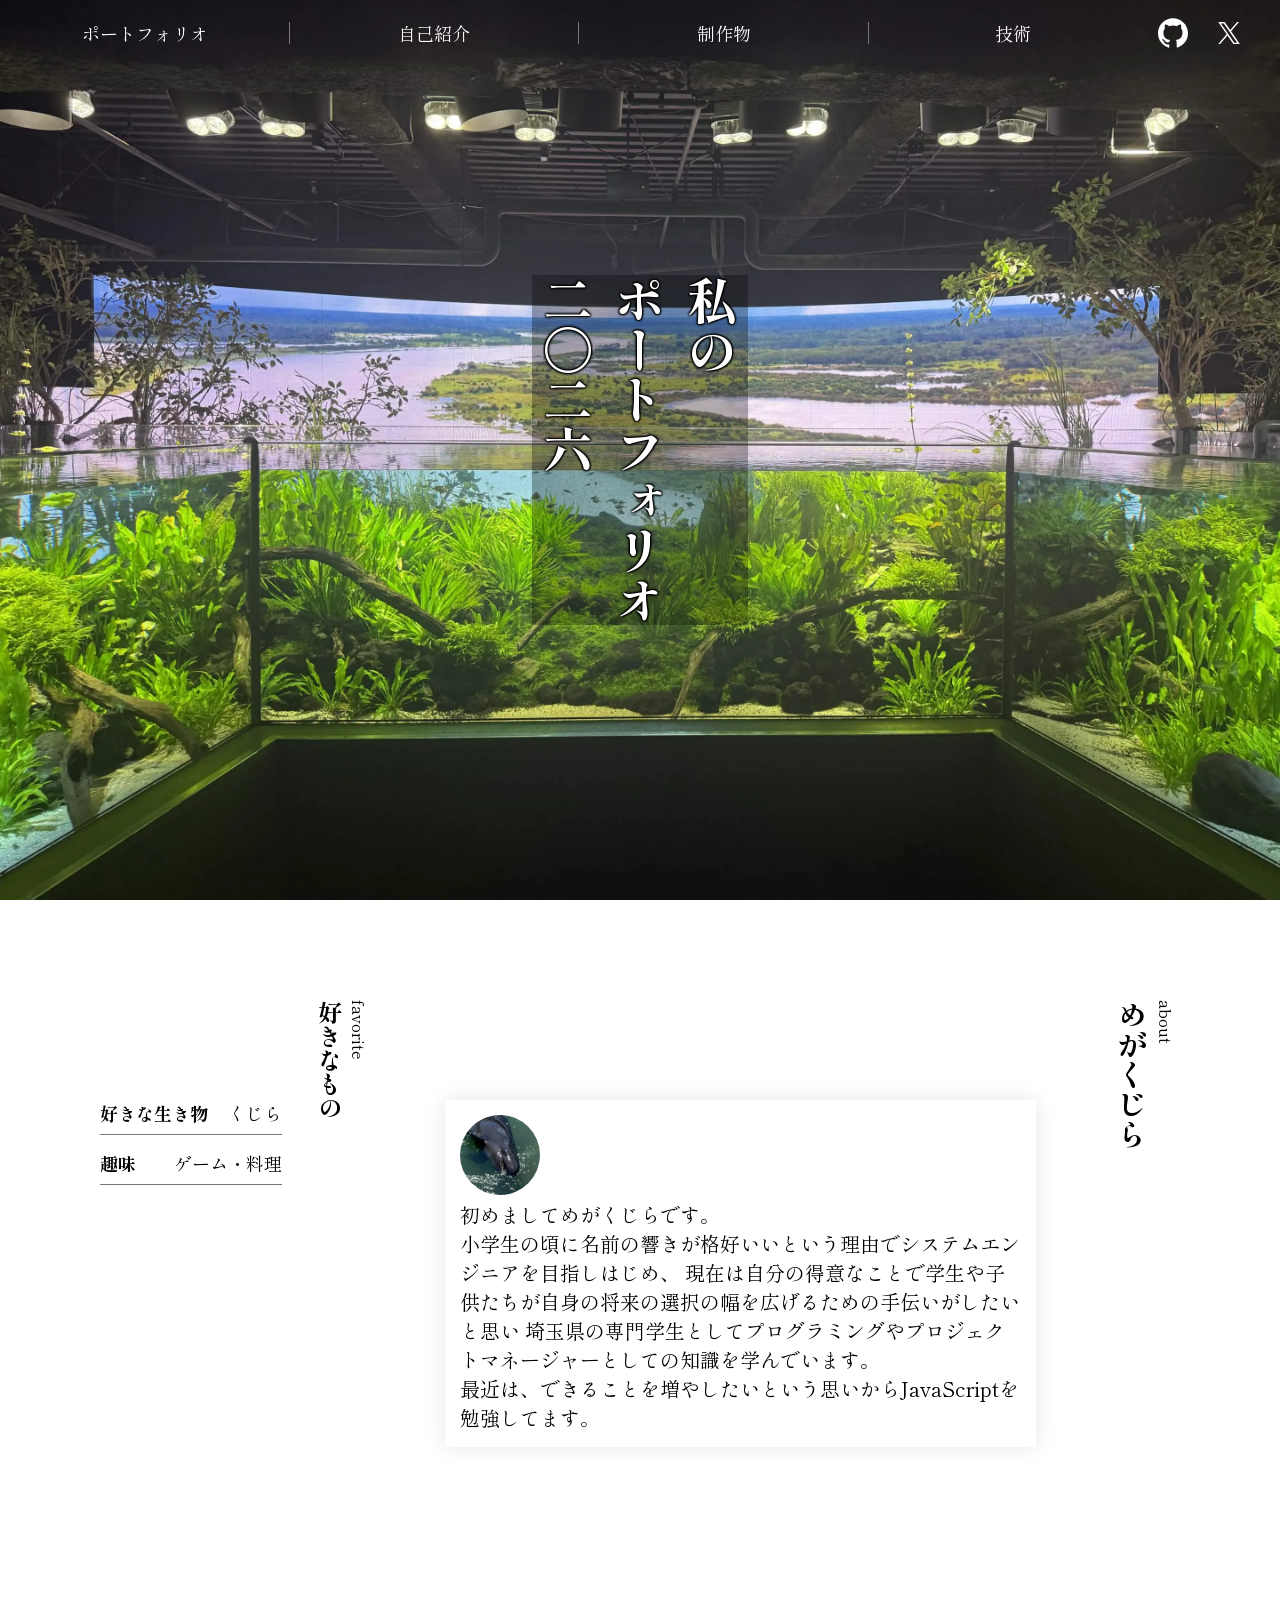
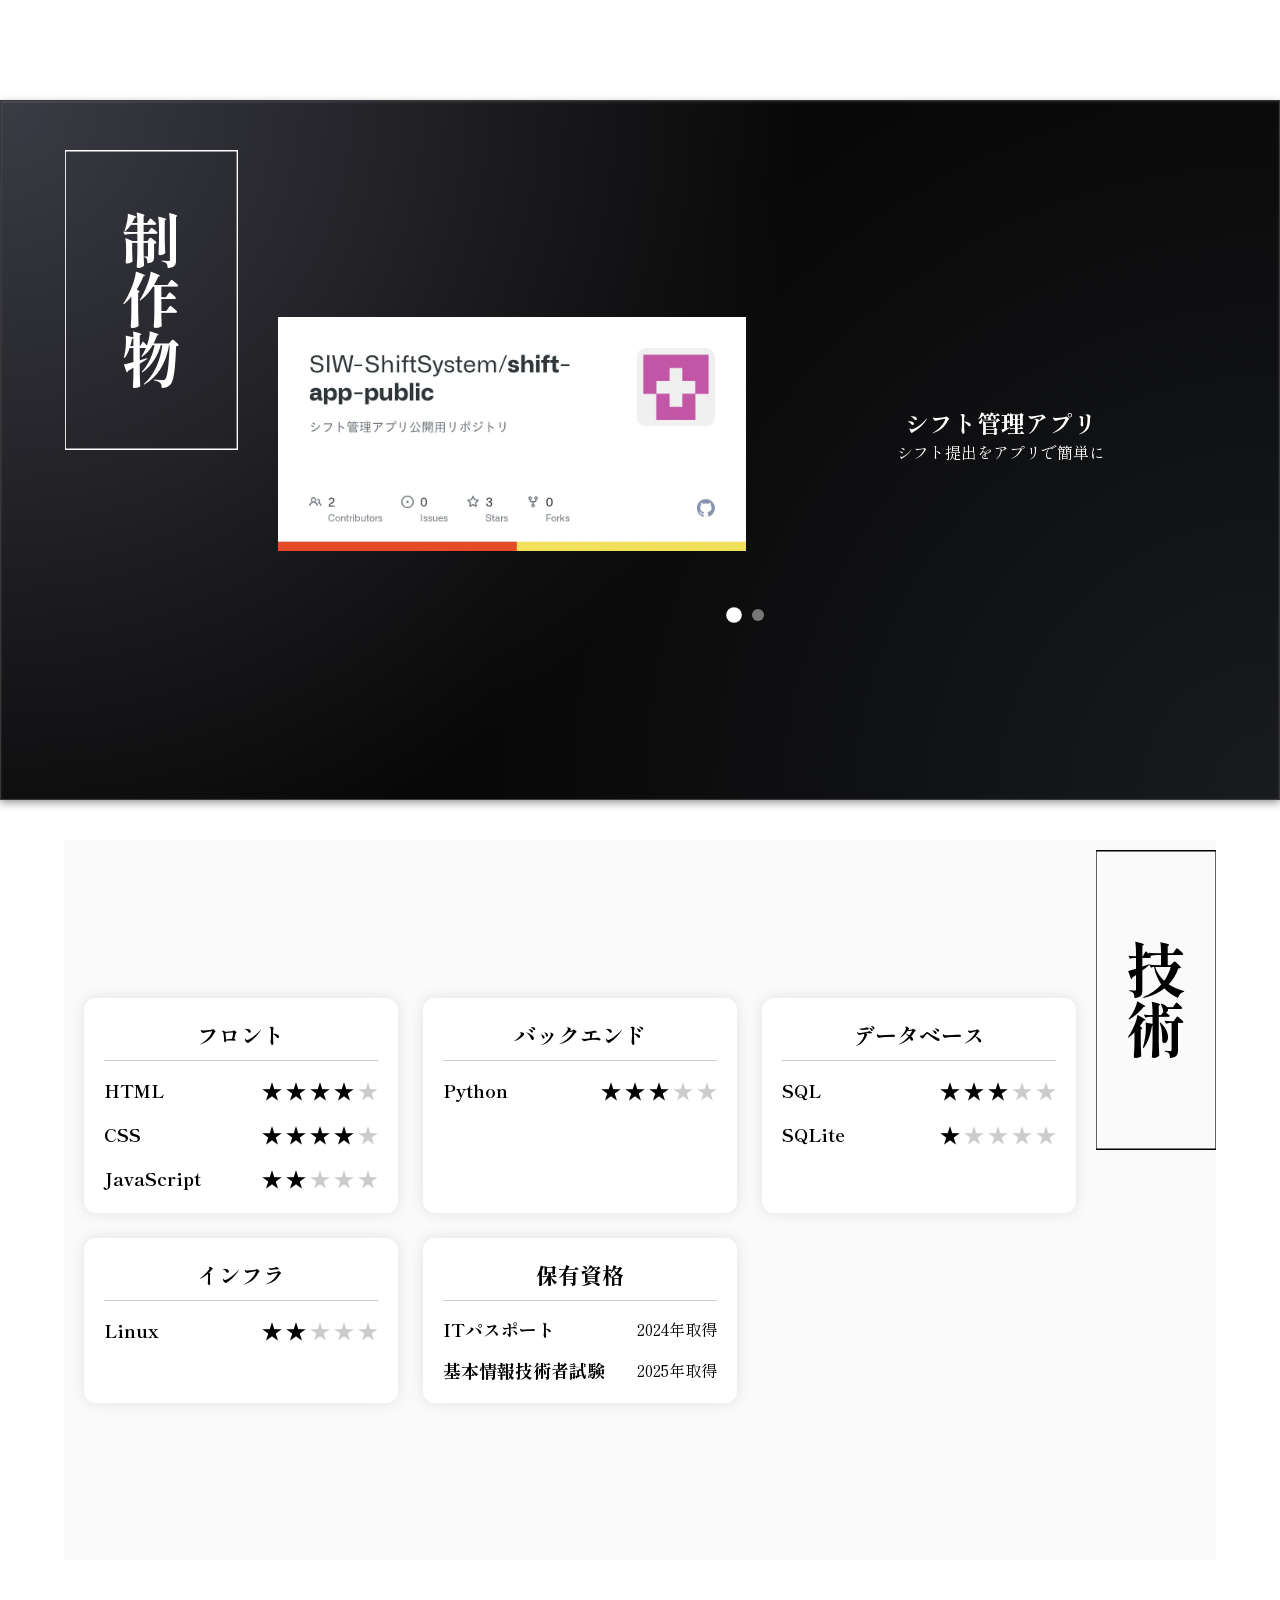
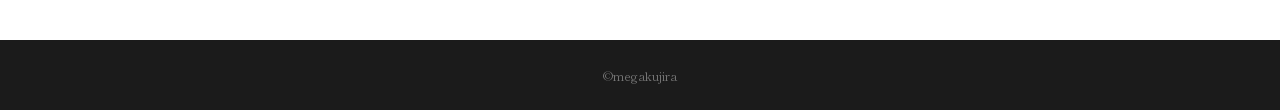
<file: index.html>
<!DOCTYPE html>
<html lang="ja">
<head>
    <meta charset="UTF-8">
    <meta name="viewport" content="width=device-width, initial-scale=1.0">

    <script async src="https://www.googletagmanager.com/gtag/js?id=G-5V167SDJRL"></script>
    <script>
        window.dataLayer = window.dataLayer || [];
        function gtag(){dataLayer.push(arguments);}
        gtag('js', new Date());

        gtag('config', 'G-5V167SDJRL');
    </script>

    <title>私のポートフォリオ二〇二六</title>
    <link rel="stylesheet" href="style.css">   
</head>
<body>
    <div class="portfolio">
        <header>
            <nav class="navigation">
                <a href="#">ポートフォリオ</a>
                <a href="#profile">自己紹介</a>
                <a href="#works">制作物</a>
                <a href="#skills">技術</a>


                <div class="sns-menu">
                    <button
                        class="sns-menu-button"
                        aria-label="SNSメニューを開く"
                        aria-expanded="false"
                        aria-controls="sns-menu-list">
                        <span></span>
                        <span></span>
                        <span></span>
                    </button>

                    <div class="sns-menu-list" id="sns-menu-list">
                        <a
                            href="https://github.com/megakujira"
                            target="_blank"
                            rel="noopener noreferrer"
                            class="profile-github"
                            aria-label="GitHubプロフィールを開く"
                            >
                            <img
                                src="images/github.svg"
                                alt="GitHub"
                                class="profile-github-icon"
                            >
                        </a>
                        <a 
                            href="https://x.com/megakujira2ad?s=11&t=vTY3xteoxERWoDRNhlZJJQ"
                            target="_blank"
                            rel="noopener noreferrer"
                            class="profile-x"
                            aria-label="Xプロフィールを開く"
                            >
                            <img
                                src="images/x.svg"
                                alt="X"
                                class="profile-x-icon"
                            >
                        </a>
                    </div>
                </div>
            </nav>
        </header>
        <div class="main">

            <div class="top-image">

                <div class="portfolio-title">
                    <span>私の</span>
                    <span>ポートフォリオ</span>
                    <span>二〇二六</span>
                </div>

            </div>

            <section id="profile" class="profile-section">

                <div class="profile">

                    <div class="profile-title">
                        <span>about</span>
                        <h2>めがくじら</h2>
                    </div>

                    <div class="profile-contain">
                        <img src="images/profile.webp" alt="profile image" class="profile-image" loading="lazy">
                        <p class="profile-text">
                            初めましてめがくじらです。<br>
                            小学生の頃に名前の響きが格好いいという理由でシステムエンジニアを目指しはじめ、
                            現在は自分の得意なことで学生や子供たちが自身の将来の選択の幅を広げるための手伝いがしたいと思い
                            埼玉県の専門学生としてプログラミングやプロジェクトマネージャーとしての知識を学んでいます。<br>
                            最近は、できることを増やしたいという思いからJavaScriptを勉強してます。<br>
                        </p>
                    </div>

                    
                    <div class="favorite">
                        
                        <div class="favorite-title">
                            <span>favorite</span>
                            <h2>好きなもの</h2>
                        </div>

                        <div class="favorite-contain">

                            <div class="favorite-item">
                                <h3 class="favorite-thing">好きな生き物</h3>
                                <span class="favorite-animal">くじら</span>
                            </div>

                            <div class="favorite-item">
                                <h3 class="favorite-thing">趣味</h3>
                                <span class="hoby">ゲーム・料理</span>
                            </div>

                        </div>

                    </div>

                </div>

            </section>

            <section id="works" class="works-section">
                <div class="works">

                    <div class="works-title">
                        <h2>制作物</h2>

                        <svg class="works-border" viewBox="0 0 100 100" preserveAspectRatio="none">
                            <rect x="0" y="0" width="100" height="100" />
                        </svg>
                    </div>

                    <div class="works-content">
                        <div class="works-slide-container">

                            <div class="works-slide active">

                                <a href="work-1.html" class="works-url">
                                    <img src="images/shift-app-public.webp" loading="lazy" alt="シフト管理アプリ">
                                </a>

                                <div class="slide-text">
                                    <h2>シフト管理アプリ</h2>
                                    <p>シフト提出をアプリで簡単に</p>
                                </div>

                            </div>

                            <div class="works-slide">

                                <a href="work-2.html" class="works-url">
                                    <img src="images/work-2-1.webp" loading="lazy" alt="FE学習アプリ">
                                </a>

                                <div class="slide-text">
                                    <h2>FE学習アプリ</h2>
                                    <p>いつでも気軽に試験対策</p>
                                </div>

                            </div>
                        </div>

                        <div class="works-slide-dots">
                            <button class="works-dot active" aria-label="スライド1"></button>
                            <button class="works-dot" aria-label="スライド2"></button>
                        </div>  

                    </div>



                </div>
            </section>

            <section id="skills" class="skills-section">

                <div class="skills">
                    <div class="skills-container">
                        <div class="skills-title">
                            <h2>技術</h2>
                            <svg class="skills-border" viewBox="0 0 100 100" preserveAspectRatio="none">
                            <rect x="0" y="0" width="100" height="100" />
                        </svg>
                        </div>

                        <div class="skills-list">

                            <div class="skill-type-container">
                                <h1 class="skill-type">フロント</h1>
                                <div class="skill-item">
                                    <h2 class="skill">HTML</h2>

                                    <div class="skill-stars">
                                        <span class="active">★</span>
                                        <span class="active">★</span>
                                        <span class="active">★</span>
                                        <span class="active">★</span>
                                        <span>★</span>
                                        
                                    </div>
                                </div>
                                
                                <div class="skill-item">
                                    <h2 class="skill">CSS</h2>

                                    <div class="skill-stars">
                                        <span class="active">★</span>
                                        <span class="active">★</span>
                                        <span class="active">★</span>
                                        <span class="active">★</span>
                                        <span>★</span>
                                        
                                    </div>
                                </div>

                                <div class="skill-item">
                                    <h2 class="skill">JavaScript</h2>

                                    <div class="skill-stars">
                                        <span class="active">★</span>
                                        <span class="active">★</span>
                                        <span>★</span>
                                        <span>★</span>
                                        <span>★</span>
                                    </div>
                                    
                                </div>
                            </div>
                            
                            <div class="skill-type-container">
                                <h1 class="skill-type">バックエンド</h1>

                                <div class="skill-item">
                                    <h2 class="skill">Python</h2>

                                    <div class="skill-stars">
                                        <span class="active">★</span>
                                        <span class="active">★</span>
                                        <span class="active">★</span>
                                        <span>★</span>
                                        <span>★</span>
                                        
                                    </div>
                                </div>
                            </div>


                            <div class="skill-type-container">
                                <h1 class="skill-type">データベース</h1>
                                <div class="skill-item">
                                    <h2 class="skill">SQL</h2>

                                    <div class="skill-stars">
                                        <span class="active">★</span>
                                        <span class="active">★</span>
                                        <span class="active">★</span>
                                        <span>★</span>
                                        <span>★</span>
                                        
                                    </div>
                                </div>

                                <div class="skill-item">
                                    <h2 class="skill">SQLite</h2>

                                    <div class="skill-stars">
                                        <span class="active">★</span>
                                        <span>★</span>
                                        <span>★</span>
                                        <span>★</span>
                                        <span>★</span>
                                        
                                    </div>
                                </div>
                            </div>

                            <div class="skill-type-container">
                                <h1 class="skill-type">インフラ</h1>
                                <div class="skill-item">
                                    <h2 class="skill">Linux</h2>

                                    <div class="skill-stars">
                                        <span class="active">★</span>
                                        <span class="active">★</span>
                                        <span>★</span>
                                        <span>★</span>
                                        <span>★</span>
                                        
                                    </div>
                                </div>
                            </div>

                            <div class="skill-type-container">

                                <h1 class="skill-type">保有資格</h1>

                                <div class="skill-item">
                                    <h2 class="skill">ITパスポート</h2>
                                    <span>2024年取得</span>
                                </div>

                                <div class="skill-item">
                                    <h2 class="skill">基本情報技術者試験</h2>
                                    <span>2025年取得</span>
                                </div>

                            </div>

                        </div>
                    </div>

                </div>

            </section>

        </div>
    </div>

    <footer class="footer">
        <p class="copyright">
            &copy;megakujira
        </p>
    </footer>

    <script src="scripts.js" defer></script>
</body>
</html>
</file>
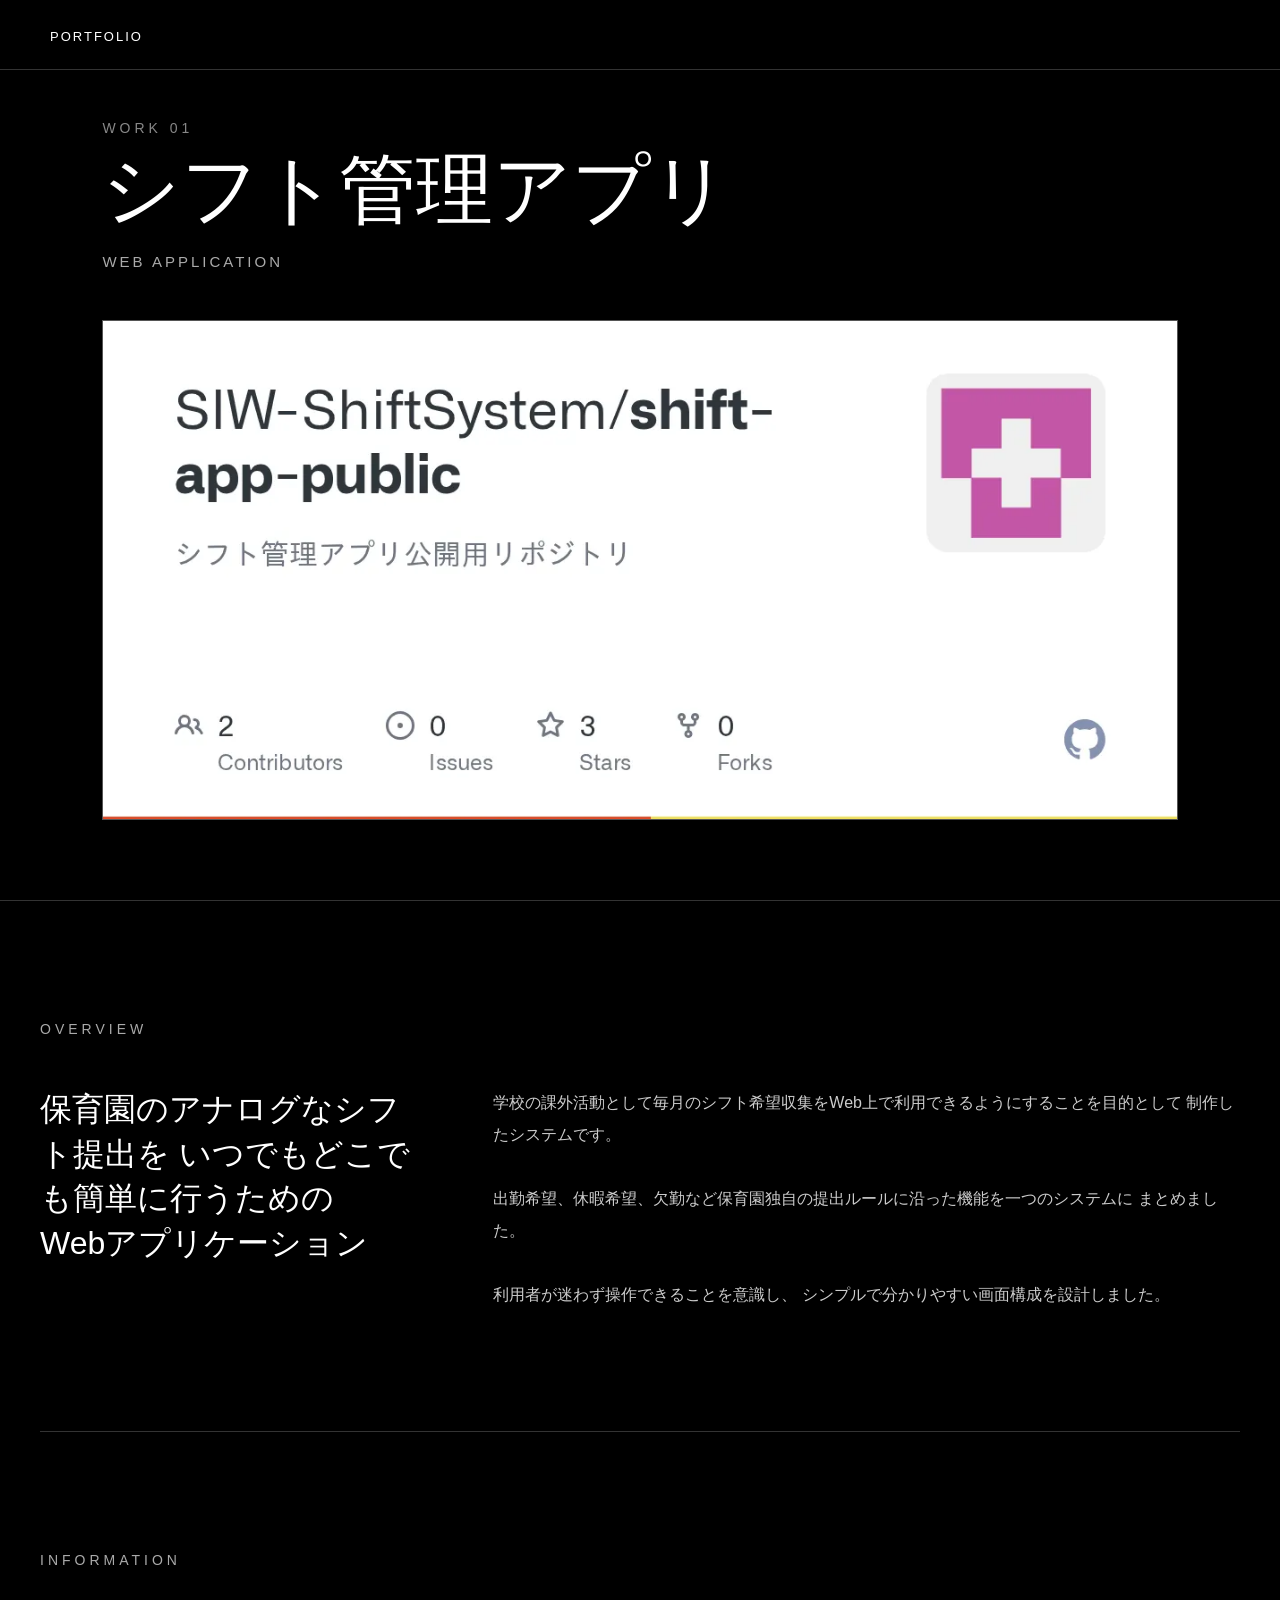
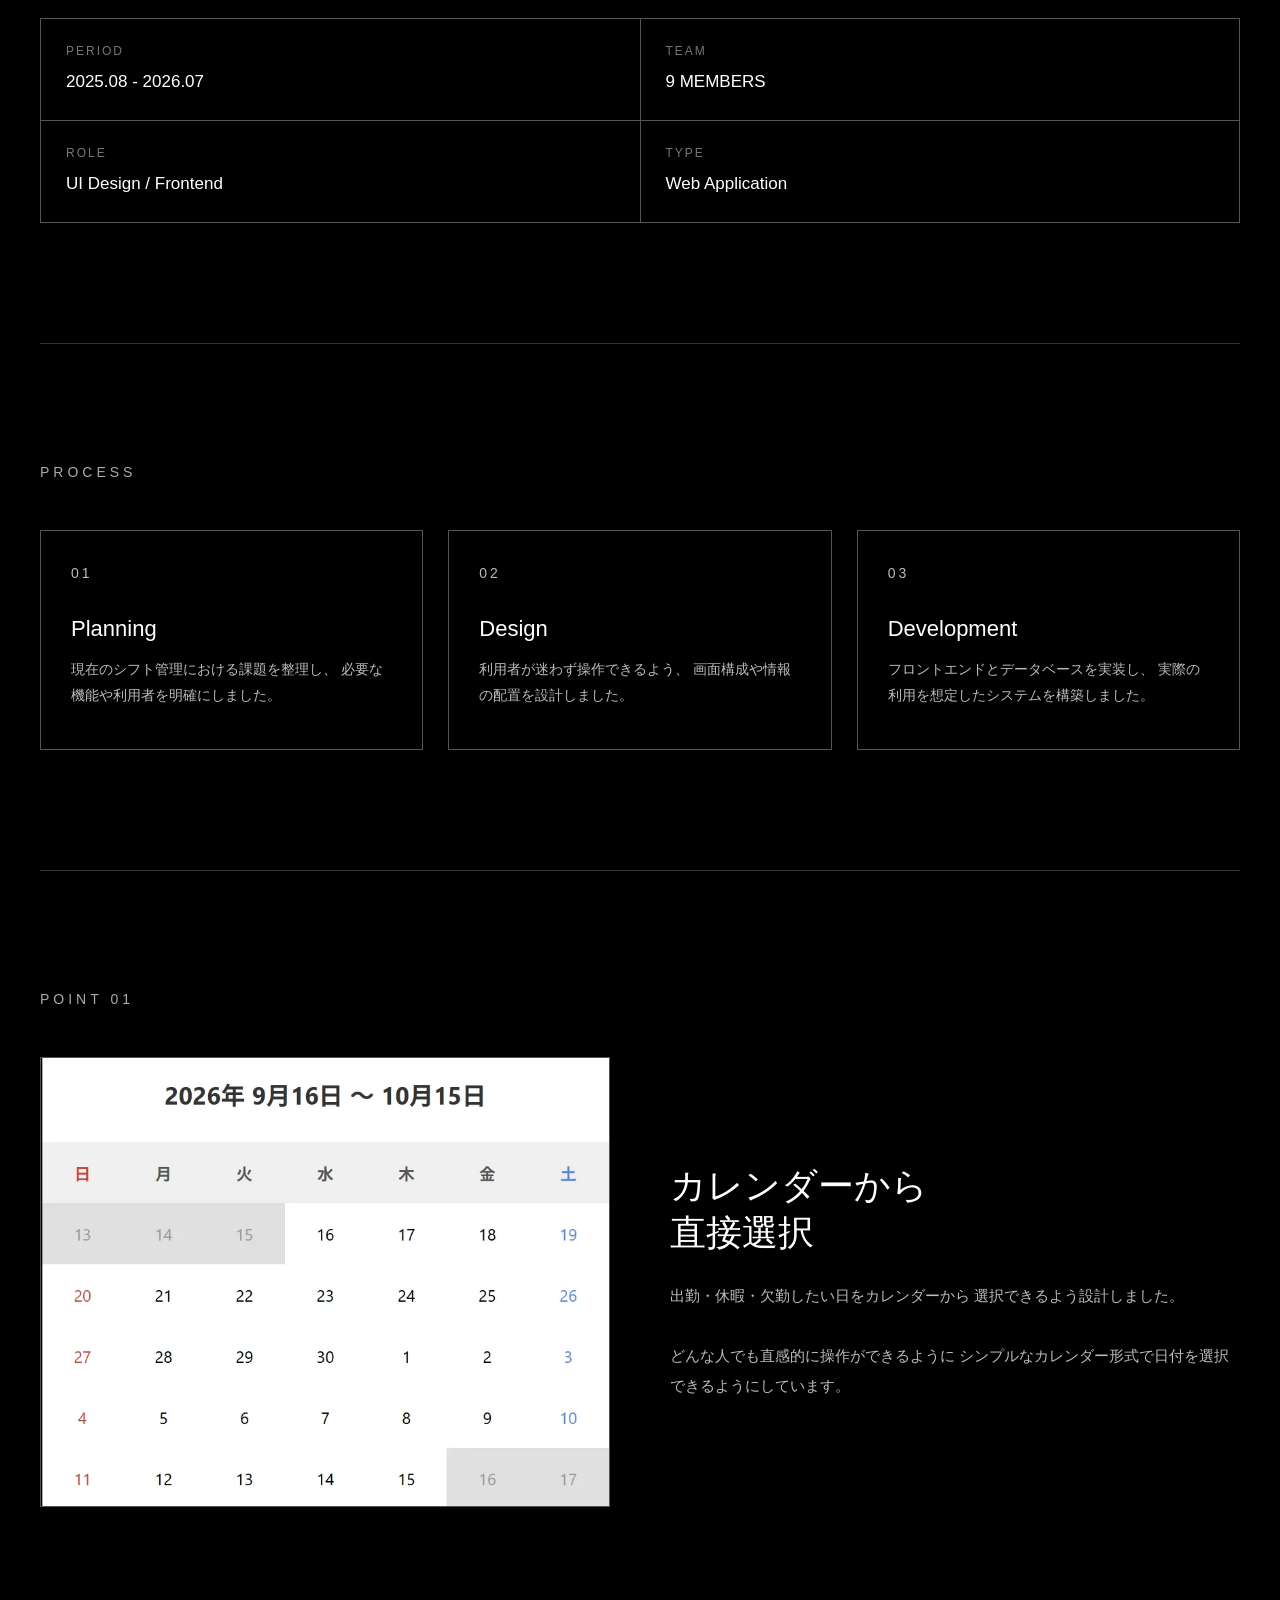
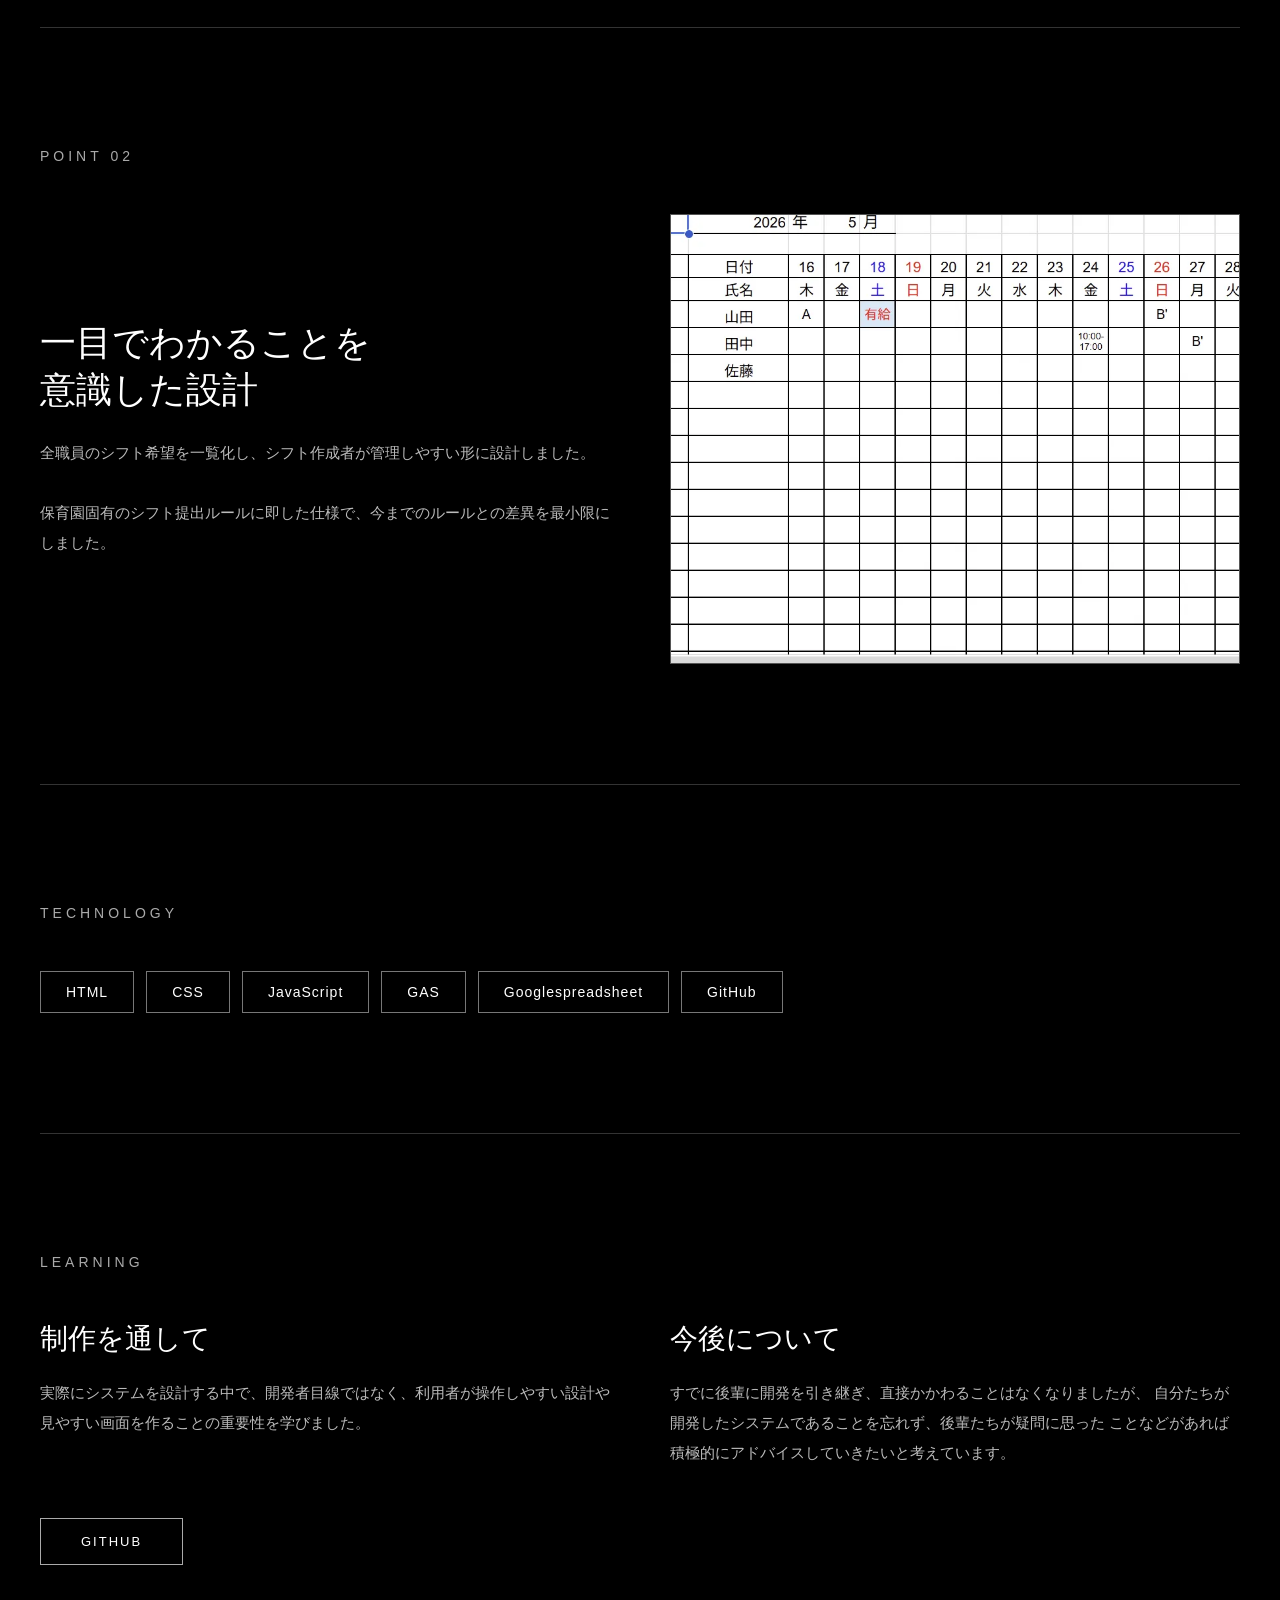
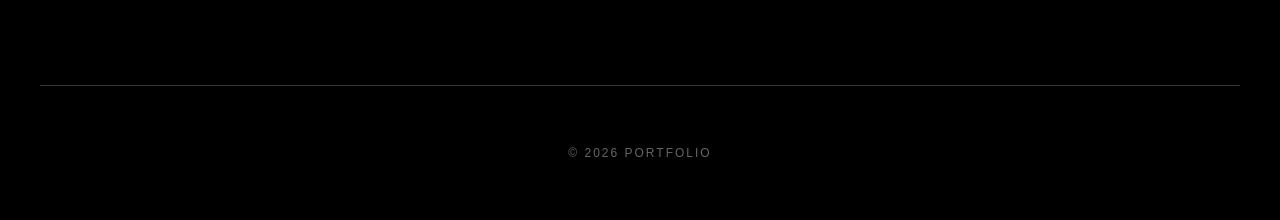
<file: work-1.html>
<!DOCTYPE html>
<html lang="ja">

<head>
    <meta charset="UTF-8">
    <meta name="viewport" content="width=device-width, initial-scale=1.0">

    <title>WORK | Portfolio</title>

    <!-- Google tag (gtag.js) -->
    <script async src="https://www.googletagmanager.com/gtag/js?id=G-5V167SDJRL"></script>
    <script>
    window.dataLayer = window.dataLayer || [];
    function gtag(){dataLayer.push(arguments);}
    gtag('js', new Date());

    gtag('config', 'G-5V167SDJRL');
    </script>

    <style>
        * {
            box-sizing: border-box;
            margin: 0;
            padding: 0;
        }

        html {
            scroll-behavior: smooth;
        }

        body {
            background: #000;
            color: #fff;
            font-family:
                Arial,
                "Noto Sans JP",
                sans-serif;
        }

        a {
            color: inherit;
            text-decoration: none;
        }

        /* ========================================
           HEADER
        ======================================== */

        header {
            position: fixed;
            top: 0;
            left: 0;

            width: 100%;
            height: 70px;

            display: flex;
            align-items: center;
            justify-content: space-between;

            padding: 0 50px;

            background: rgba(0, 0, 0, 0.85);
            border-bottom: 1px solid #333;

            z-index: 100;
        }

        .logo {
            font-size: 20px;
            letter-spacing: 3px;
        }

        .back {
            font-size: 13px;
            letter-spacing: 2px;
        }

        /* ========================================
           HERO
        ======================================== */

        .work-hero {
            min-height: 100vh;

            display: flex;
            align-items: center;

            padding: 120px 8% 80px;

            border-bottom: 1px solid #333;
        }

        .hero-inner {
            width: 1200px;
            max-width: 100%;
            margin: 0 auto;
        }

        .work-number {
            margin-bottom: 15px;

            font-size: 14px;
            letter-spacing: 4px;
            color: #888;
        }

        .work-title {
            font-size: clamp(42px, 6vw, 90px);
            font-weight: 400;
            line-height: 1;

            margin-bottom: 25px;
        }

        .work-category {
            font-size: 15px;
            letter-spacing: 3px;
            color: #aaa;

            margin-bottom: 50px;
        }

        .hero-image {
            width: 100%;
            height: 500px;

            overflow: hidden;

            border: 1px solid #555;
        }

        .hero-image img {
            width: 100%;
            height: 100%;

            object-fit: cover;

            display: block;
        }

        /* ========================================
           COMMON
        ======================================== */

        .section {
            width: 1200px;
            max-width: calc(100% - 80px);

            margin: 0 auto;
            padding: 120px 0;

            border-bottom: 1px solid #333;
        }

        .section-title {
            margin-bottom: 50px;

            font-size: 14px;
            font-weight: 400;
            letter-spacing: 4px;

            color: #aaa;
        }

        /* ========================================
           OVERVIEW
        ======================================== */

        .overview {
            display: grid;
            grid-template-columns: 1fr 2fr;

            gap: 80px;
        }

        .overview-lead {
            font-size: 32px;
            font-weight: 400;
            line-height: 1.4;
        }

        .overview-text {
            font-size: 16px;
            line-height: 2;

            color: #ccc;
        }

        /* ========================================
           INFORMATION
        ======================================== */

        .information {
            display: grid;
            grid-template-columns: repeat(2, 1fr);

            border-top: 1px solid #555;
            border-left: 1px solid #555;
        }

        .info-item {
            padding: 25px;

            border-right: 1px solid #555;
            border-bottom: 1px solid #555;
        }

        .info-label {
            margin-bottom: 10px;

            font-size: 12px;
            letter-spacing: 2px;

            color: #777;
        }

        .info-value {
            font-size: 17px;
            line-height: 1.6;
        }

        /* ========================================
           PROCESS
        ======================================== */

        .process {
            display: grid;
            grid-template-columns: repeat(3, 1fr);

            gap: 25px;
        }

        .process-item {
            padding: 30px;

            min-height: 220px;

            border: 1px solid #555;
        }

        .process-number {
            margin-bottom: 30px;

            font-size: 12px;
            letter-spacing: 3px;

            color: #777;
        }

        .process-item h3 {
            margin-bottom: 15px;

            font-size: 22px;
            font-weight: 400;
        }

        .process-item p {
            font-size: 14px;
            line-height: 1.8;

            color: #bbb;
        }

        /* ========================================
           POINT
        ======================================== */

        .point {
            display: grid;
            grid-template-columns: 1fr 1fr;

            gap: 60px;

            align-items: center;
        }

        .point-image {
            height: 450px;

            border: 1px solid #555;
            overflow: hidden;
        }

        .point-image img {
            width: 100%;
            height: 100%;

            object-fit: cover;
        }

        .point-content h3 {
            margin-bottom: 25px;

            font-size: 36px;
            font-weight: 400;
            line-height: 1.3;
        }

        .point-content p {
            font-size: 15px;
            line-height: 2;

            color: #bbb;
        }

        /* ========================================
           TECHNOLOGY
        ======================================== */

        .technology-list {
            display: flex;
            flex-wrap: wrap;

            gap: 12px;
        }

        .technology-list span {
            padding: 12px 25px;

            border: 1px solid #777;

            font-size: 14px;
            letter-spacing: 1px;
        }

        /* ========================================
           RESULT
        ======================================== */

        .result {
            display: grid;
            grid-template-columns: 1fr 1fr;

            gap: 60px;
        }

        .result h3 {
            margin-bottom: 20px;

            font-size: 28px;
            font-weight: 400;
        }

        .result p {
            font-size: 15px;
            line-height: 2;

            color: #bbb;
        }

        /* ========================================
           LINKS
        ======================================== */

        .links {
            display: flex;
            gap: 20px;

            margin-top: 50px;
        }

        .links a {
            display: inline-block;

            padding: 15px 40px;

            border: 1px solid #aaa;

            font-size: 13px;
            letter-spacing: 2px;

            transition: 0.3s;
        }

        .links a:hover {
            background: #fff;
            color: #000;
        }

        /* ========================================
           FOOTER
        ======================================== */

        footer {
            padding: 60px 0;

            text-align: center;

            color: #666;

            font-size: 12px;
            letter-spacing: 2px;
        }

        /* ========================================
           RESPONSIVE
        ======================================== */

        @media (max-width: 800px) {

            header {
                padding: 0 20px;
            }

            .work-hero {
                padding: 110px 20px 60px;
            }

            .hero-image {
                height: 300px;
            }

            .section {
                max-width: calc(100% - 40px);
                padding: 80px 0;
            }

            .overview,
            .point,
            .result {
                grid-template-columns: 1fr;
                gap: 35px;
            }

            .information {
                grid-template-columns: 1fr;
            }

            .process {
                grid-template-columns: 1fr;
            }

            .point-image {
                height: 300px;
            }

            .work-title {
                font-size: 48px;
            }
        }
    </style>
</head>

<body>

    <!-- ========================================
         HEADER
    ======================================== -->

    <header>

        <div class="logo">
            <a href="index.html" class="back">PORTFOLIO</a>
        </div>



    </header>


    <!-- ========================================
         HERO
    ======================================== -->

    <main>

        <section class="work-hero">

            <div class="hero-inner">

                <p class="work-number">
                    WORK 01
                </p>

                <h1 class="work-title">
                    シフト管理アプリ
                </h1>

                <p class="work-category">
                    WEB APPLICATION
                </p>

                <div class="hero-image">
                    <img
                        src="images/shift-app-public.webp"
                        alt="シフト管理アプリ">
                </div>

            </div>

        </section>


        <!-- ========================================
             OVERVIEW
        ======================================== -->

        <section class="section">

            <p class="section-title">
                OVERVIEW
            </p>

            <div class="overview">

                <h2 class="overview-lead">
                    保育園のアナログなシフト提出を
                    いつでもどこでも簡単に行うための<br>
                    Webアプリケーション
                </h2>

                <p class="overview-text">
                    学校の課外活動として毎月のシフト希望収集をWeb上で利用できるようにすることを目的として
                    制作したシステムです。<br><br>

                    出勤希望、休暇希望、欠勤など保育園独自の提出ルールに沿った機能を一つのシステムに
                    まとめました。<br><br>

                    利用者が迷わず操作できることを意識し、
                    シンプルで分かりやすい画面構成を設計しました。
                </p>

            </div>

        </section>


        <!-- ========================================
             INFORMATION
        ======================================== -->

        <section class="section">

            <p class="section-title">
                INFORMATION
            </p>

            <div class="information">

                <div class="info-item">
                    <p class="info-label">
                        PERIOD
                    </p>

                    <p class="info-value">
                        2025.08 - 2026.07
                    </p>
                </div>

                <div class="info-item">
                    <p class="info-label">
                        TEAM
                    </p>

                    <p class="info-value">
                        9 MEMBERS
                    </p>
                </div>

                <div class="info-item">
                    <p class="info-label">
                        ROLE
                    </p>

                    <p class="info-value">
                        UI Design / Frontend 
                    </p>
                </div>

                <div class="info-item">
                    <p class="info-label">
                        TYPE
                    </p>

                    <p class="info-value">
                        Web Application
                    </p>
                </div>

            </div>

        </section>


        <!-- ========================================
             PROCESS
        ======================================== -->

        <section class="section">

            <p class="section-title">
                PROCESS
            </p>

            <div class="process">

                <div class="process-item">

                    <p class="process-number">
                        01
                    </p>

                    <h3>
                        Planning
                    </h3>

                    <p>
                        現在のシフト管理における課題を整理し、
                        必要な機能や利用者を明確にしました。
                    </p>

                </div>


                <div class="process-item">

                    <p class="process-number">
                        02
                    </p>

                    <h3>
                        Design
                    </h3>

                    <p>
                        利用者が迷わず操作できるよう、
                        画面構成や情報の配置を設計しました。
                    </p>

                </div>


                <div class="process-item">

                    <p class="process-number">
                        03
                    </p>

                    <h3>
                        Development
                    </h3>

                    <p>
                        フロントエンドとデータベースを実装し、
                        実際の利用を想定したシステムを構築しました。
                    </p>

                </div>

            </div>

        </section>


        <!-- ========================================
             POINT 01
        ======================================== -->

        <section class="section">

            <p class="section-title">
                POINT 01
            </p>

            <div class="point">

                <div class="point-image">

                    <img
                        src="images/work-1.webp"
                        alt="システム画面">

                </div>

                <div class="point-content">

                    <h3>
                        カレンダーから<br>
                        直接選択
                    </h3>

                    <p>
                        出勤・休暇・欠勤したい日をカレンダーから
                        選択できるよう設計しました。<br><br>

                        どんな人でも直感的に操作ができるように
                        シンプルなカレンダー形式で日付を選択できるようにしています。
                    </p>

                </div>

            </div>

        </section>


        <!-- ========================================
             POINT 02
        ======================================== -->

        <section class="section">

            <p class="section-title">
                POINT 02
            </p>

            <div class="point">

                <div class="point-content">

                    <h3>
                        一目でわかることを<br>
                        意識した設計
                    </h3>

                    <p>
                        全職員のシフト希望を一覧化し、シフト作成者が管理しやすい形に設計しました。<br><br>

                        保育園固有のシフト提出ルールに即した仕様で、今までのルールとの差異を最小限にしました。
                    </p>

                </div>

                <div class="point-image">

                    <img
                        src="images/work-2.webp"
                        alt="データベース設計">

                </div>

            </div>

        </section>


        <!-- ========================================
             TECHNOLOGY
        ======================================== -->

        <section class="section">

            <p class="section-title">
                TECHNOLOGY
            </p>

            <div class="technology-list">

                <span>HTML</span>
                <span>CSS</span>
                <span>JavaScript</span>
                <span>GAS</span>
                <span>Googlespreadsheet</span>
                <span>GitHub</span>

            </div>

        </section>


        <!-- ========================================
             RESULT
        ======================================== -->

        <section class="section">

            <p class="section-title">
                LEARNING
            </p>

            <div class="result">

                <div>

                    <h3>
                        制作を通して
                    </h3>

                    <p>
                        実際にシステムを設計する中で、開発者目線ではなく、利用者が操作しやすい設計や
                        見やすい画面を作ることの重要性を学びました。
                    </p>

                </div>


                <div>

                    <h3>
                        今後について
                    </h3>

                    <p>
                        すでに後輩に開発を引き継ぎ、直接かかわることはなくなりましたが、
                        自分たちが開発したシステムであることを忘れず、後輩たちが疑問に思った
                        ことなどがあれば積極的にアドバイスしていきたいと考えています。
                    </p>

                </div>

            </div>


            <div class="links">

                <a href="https://github.com/SIW-ShiftSystem/shift-app-public" target="_blank">
                    GITHUB
                </a>

            </div>

        </section>

    </main>


    <!-- ========================================
         FOOTER
    ======================================== -->

    <footer>
        © 2026 PORTFOLIO
    </footer>

</body>

</html>
</file>
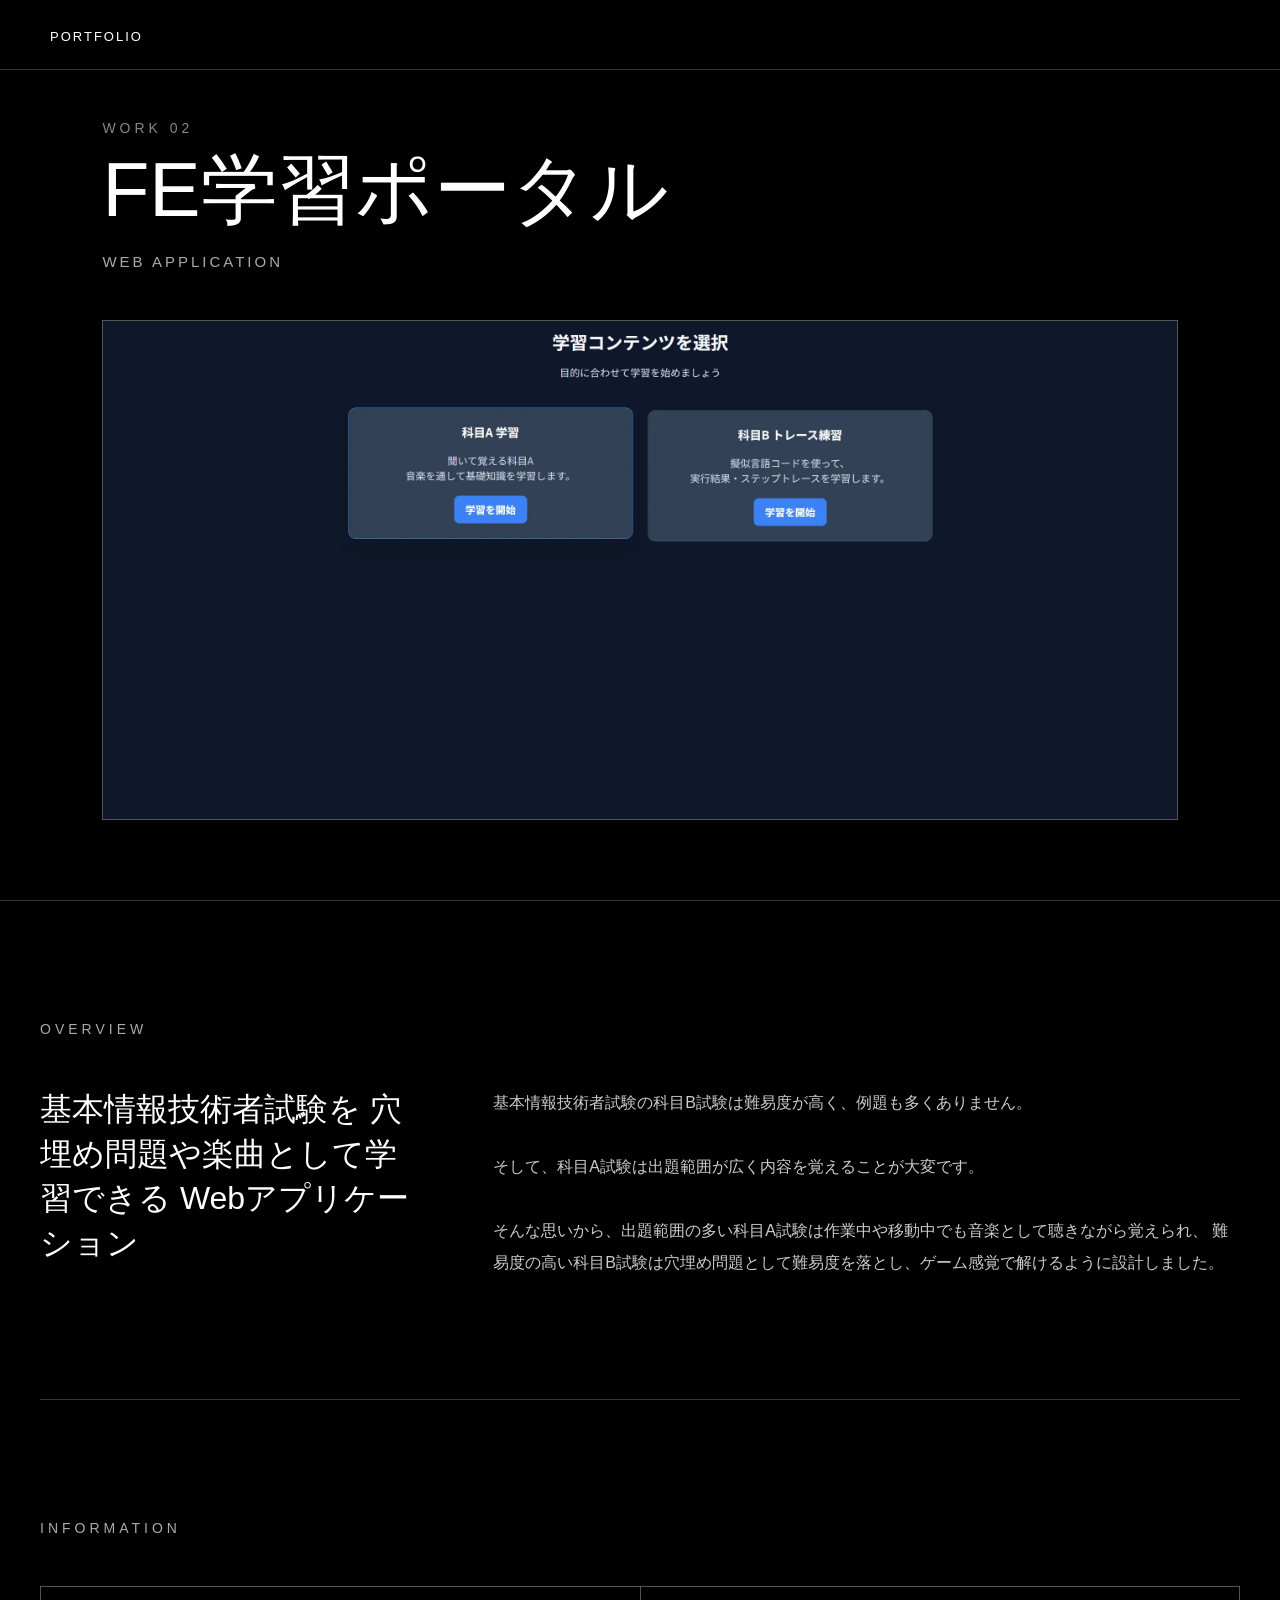
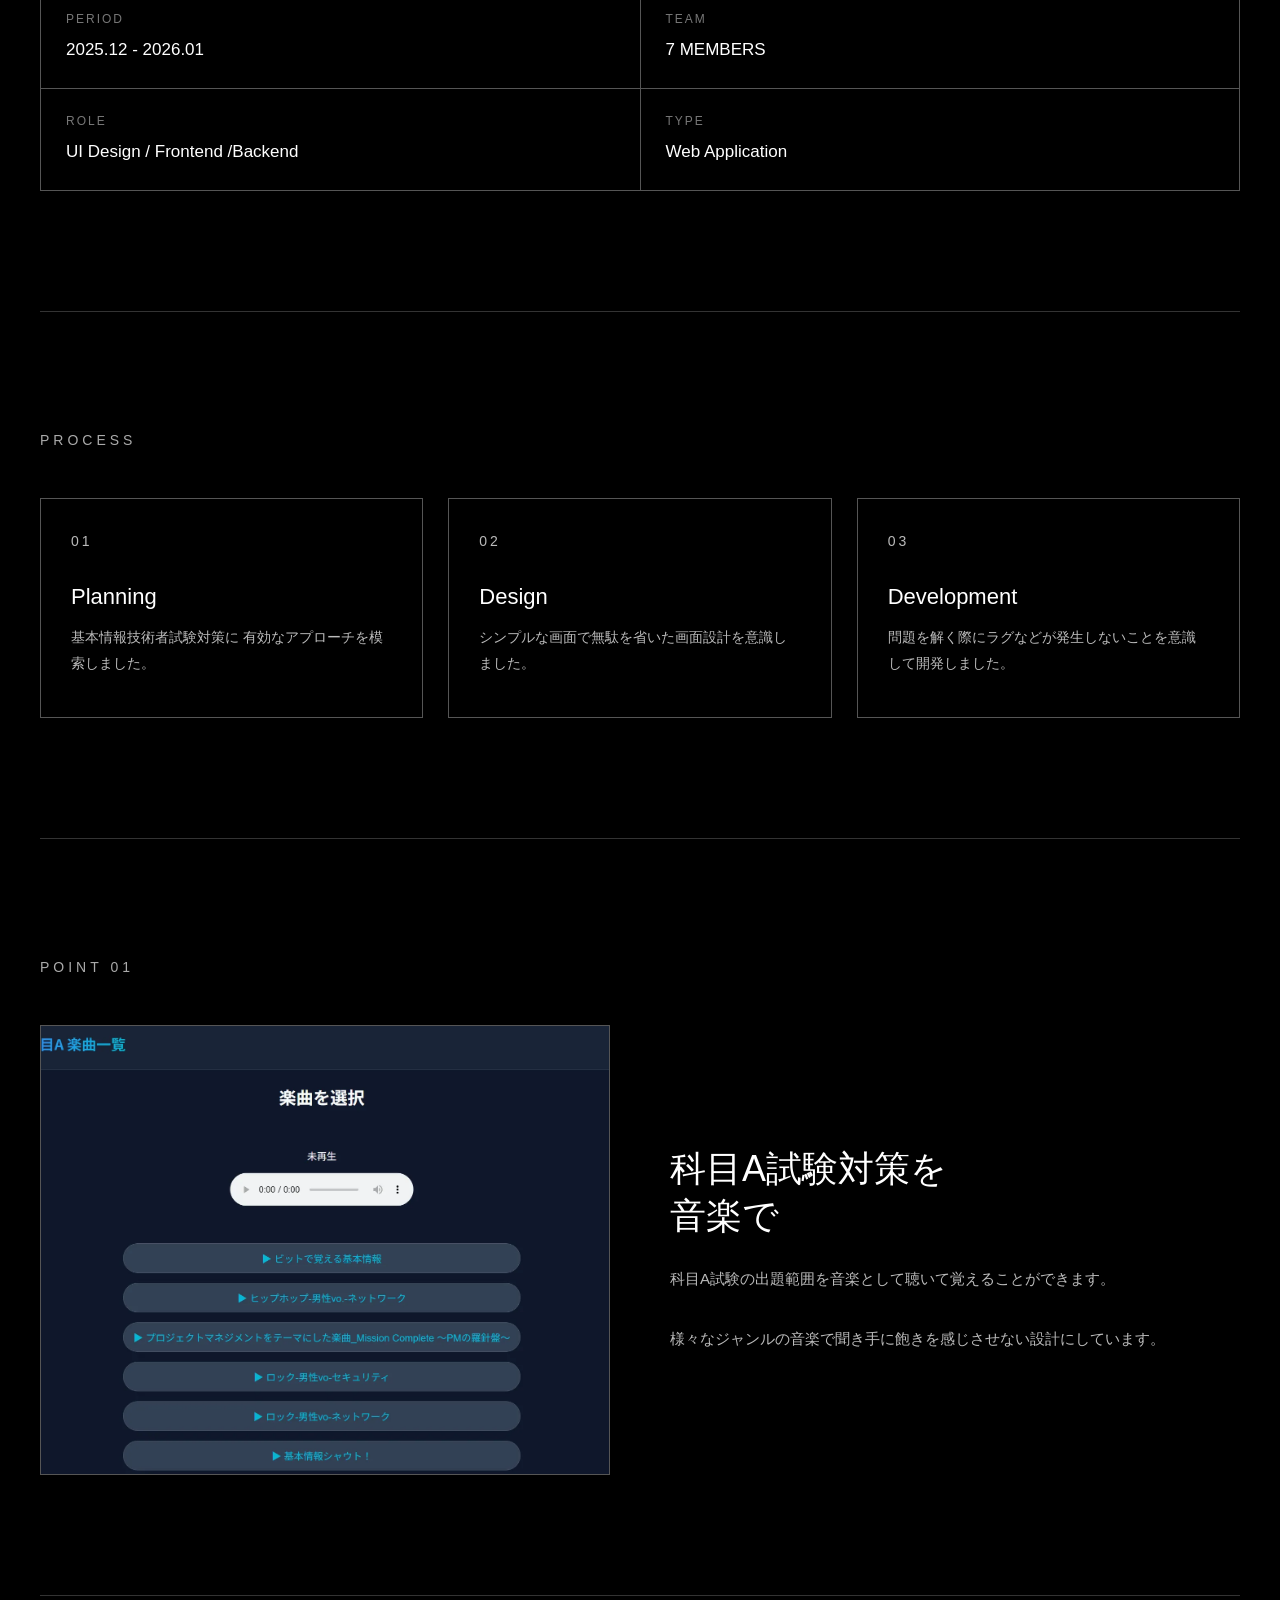
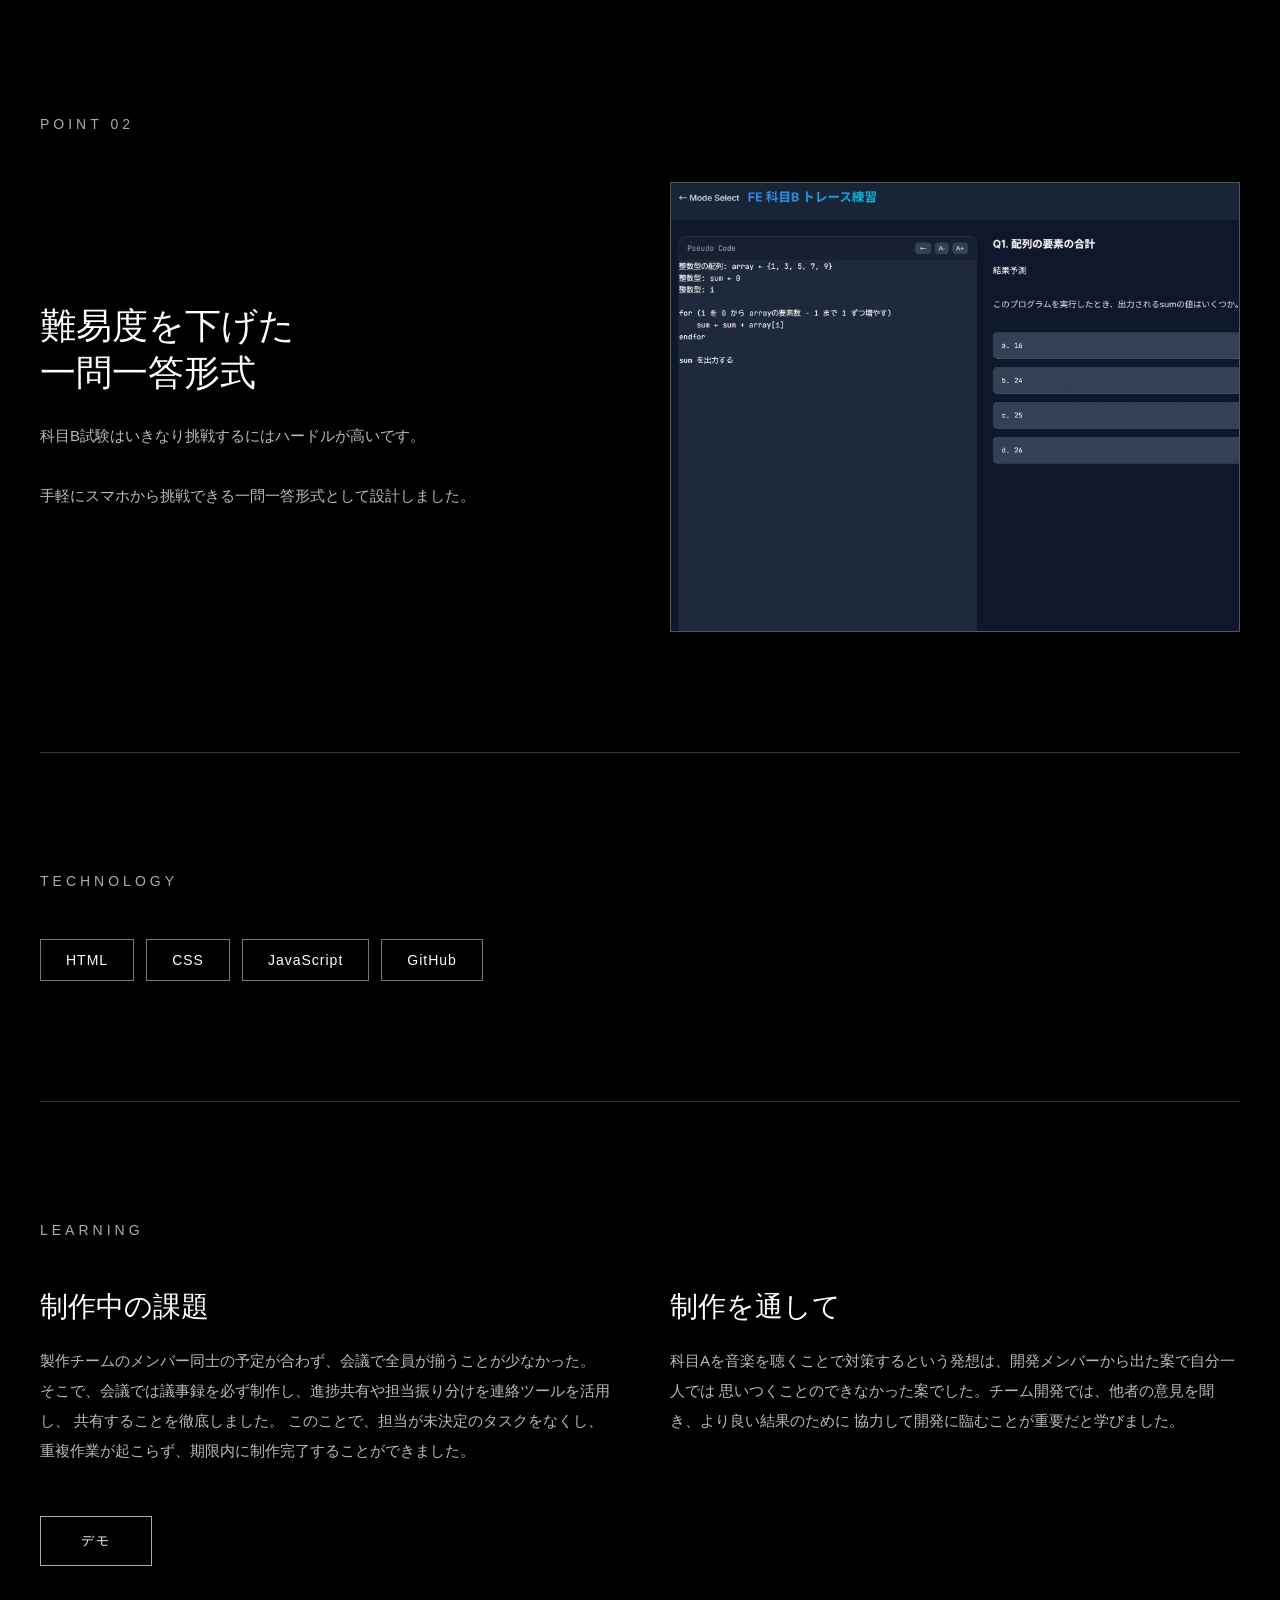
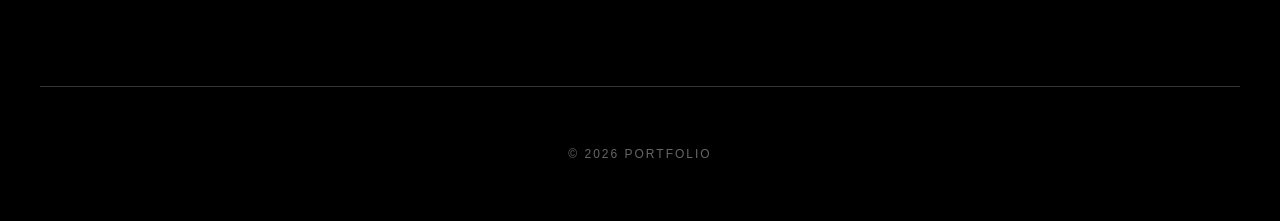
<file: work-2.html>
<!DOCTYPE html>
<html lang="ja">

<head>
    <meta charset="UTF-8">
    <meta name="viewport" content="width=device-width, initial-scale=1.0">

    <title>WORK | Portfolio</title>

    <!-- Google tag (gtag.js) -->
    <script async src="https://www.googletagmanager.com/gtag/js?id=G-5V167SDJRL"></script>
    <script>
    window.dataLayer = window.dataLayer || [];
    function gtag(){dataLayer.push(arguments);}
    gtag('js', new Date());

    gtag('config', 'G-5V167SDJRL');
    </script>

    <style>
        * {
            box-sizing: border-box;
            margin: 0;
            padding: 0;
        }

        html {
            scroll-behavior: smooth;
        }

        body {
            background: #000;
            color: #fff;
            font-family:
                Arial,
                "Noto Sans JP",
                sans-serif;
        }

        a {
            color: inherit;
            text-decoration: none;
        }

        /* ========================================
           HEADER
        ======================================== */

        header {
            position: fixed;
            top: 0;
            left: 0;

            width: 100%;
            height: 70px;

            display: flex;
            align-items: center;
            justify-content: space-between;

            padding: 0 50px;

            background: rgba(0, 0, 0, 0.85);
            border-bottom: 1px solid #333;

            z-index: 100;
        }

        .logo {
            font-size: 20px;
            letter-spacing: 3px;
        }

        .back {
            font-size: 13px;
            letter-spacing: 2px;
        }

        /* ========================================
           HERO
        ======================================== */

        .work-hero {
            min-height: 100vh;

            display: flex;
            align-items: center;

            padding: 120px 8% 80px;

            border-bottom: 1px solid #333;
        }

        .hero-inner {
            width: 1200px;
            max-width: 100%;
            margin: 0 auto;
        }

        .work-number {
            margin-bottom: 15px;

            font-size: 14px;
            letter-spacing: 4px;
            color: #888;
        }

        .work-title {
            font-size: clamp(42px, 6vw, 90px);
            font-weight: 400;
            line-height: 1;

            margin-bottom: 25px;
        }

        .work-category {
            font-size: 15px;
            letter-spacing: 3px;
            color: #aaa;

            margin-bottom: 50px;
        }

        .hero-image {
            width: 100%;
            height: 500px;

            overflow: hidden;

            border: 1px solid #555;
        }

        .hero-image img {
            width: 100%;
            height: 100%;

            object-fit: cover;

            display: block;
        }

        /* ========================================
           COMMON
        ======================================== */

        .section {
            width: 1200px;
            max-width: calc(100% - 80px);

            margin: 0 auto;
            padding: 120px 0;

            border-bottom: 1px solid #333;
        }

        .section-title {
            margin-bottom: 50px;

            font-size: 14px;
            font-weight: 400;
            letter-spacing: 4px;

            color: #aaa;
        }

        /* ========================================
           OVERVIEW
        ======================================== */

        .overview {
            display: grid;
            grid-template-columns: 1fr 2fr;

            gap: 80px;
        }

        .overview-lead {
            font-size: 32px;
            font-weight: 400;
            line-height: 1.4;
        }

        .overview-text {
            font-size: 16px;
            line-height: 2;

            color: #ccc;
        }

        /* ========================================
           INFORMATION
        ======================================== */

        .information {
            display: grid;
            grid-template-columns: repeat(2, 1fr);

            border-top: 1px solid #555;
            border-left: 1px solid #555;
        }

        .info-item {
            padding: 25px;

            border-right: 1px solid #555;
            border-bottom: 1px solid #555;
        }

        .info-label {
            margin-bottom: 10px;

            font-size: 12px;
            letter-spacing: 2px;

            color: #777;
        }

        .info-value {
            font-size: 17px;
            line-height: 1.6;
        }

        /* ========================================
           PROCESS
        ======================================== */

        .process {
            display: grid;
            grid-template-columns: repeat(3, 1fr);

            gap: 25px;
        }

        .process-item {
            padding: 30px;

            min-height: 220px;

            border: 1px solid #555;
        }

        .process-number {
            margin-bottom: 30px;

            font-size: 12px;
            letter-spacing: 3px;

            color: #777;
        }

        .process-item h3 {
            margin-bottom: 15px;

            font-size: 22px;
            font-weight: 400;
        }

        .process-item p {
            font-size: 14px;
            line-height: 1.8;

            color: #bbb;
        }

        /* ========================================
           POINT
        ======================================== */

        .point {
            display: grid;
            grid-template-columns: 1fr 1fr;

            gap: 60px;

            align-items: center;
        }

        .point-image {
            height: 450px;

            border: 1px solid #555;
            overflow: hidden;
        }

        .point-image img {
            width: 100%;
            height: 100%;

            object-fit: cover;
        }

        .point-content h3 {
            margin-bottom: 25px;

            font-size: 36px;
            font-weight: 400;
            line-height: 1.3;
        }

        .point-content p {
            font-size: 15px;
            line-height: 2;

            color: #bbb;
        }

        /* ========================================
           TECHNOLOGY
        ======================================== */

        .technology-list {
            display: flex;
            flex-wrap: wrap;

            gap: 12px;
        }

        .technology-list span {
            padding: 12px 25px;

            border: 1px solid #777;

            font-size: 14px;
            letter-spacing: 1px;
        }

        /* ========================================
           RESULT
        ======================================== */

        .result {
            display: grid;
            grid-template-columns: 1fr 1fr;

            gap: 60px;
        }

        .result h3 {
            margin-bottom: 20px;

            font-size: 28px;
            font-weight: 400;
        }

        .result p {
            font-size: 15px;
            line-height: 2;

            color: #bbb;
        }

        /* ========================================
           LINKS
        ======================================== */

        .links {
            display: flex;
            gap: 20px;

            margin-top: 50px;
        }

        .links a {
            display: inline-block;

            padding: 15px 40px;

            border: 1px solid #aaa;

            font-size: 13px;
            letter-spacing: 2px;

            transition: 0.3s;
        }

        .links a:hover {
            background: #fff;
            color: #000;
        }

        /* ========================================
           FOOTER
        ======================================== */

        footer {
            padding: 60px 0;

            text-align: center;

            color: #666;

            font-size: 12px;
            letter-spacing: 2px;
        }

        /* ========================================
           RESPONSIVE
        ======================================== */

        @media (max-width: 800px) {

            header {
                padding: 0 20px;
            }

            .work-hero {
                padding: 110px 20px 60px;
            }

            .hero-image {
                height: 300px;
            }

            .section {
                max-width: calc(100% - 40px);
                padding: 80px 0;
            }

            .overview,
            .point,
            .result {
                grid-template-columns: 1fr;
                gap: 35px;
            }

            .information {
                grid-template-columns: 1fr;
            }

            .process {
                grid-template-columns: 1fr;
            }

            .point-image {
                height: 300px;
            }

            .work-title {
                font-size: 48px;
            }
        }
    </style>
</head>

<body>

    <!-- ========================================
         HEADER
    ======================================== -->

    <header>

        <div class="logo">
            <a href="index.html" class="back">PORTFOLIO</a>
        </div>


    </header>


    <!-- ========================================
         HERO
    ======================================== -->

    <main>

        <section class="work-hero">

            <div class="hero-inner">

                <p class="work-number">
                    WORK 02
                </p>

                <h1 class="work-title">
                    FE学習ポータル
                </h1>

                <p class="work-category">
                    WEB APPLICATION
                </p>

                <div class="hero-image">
                    <img
                        src="images/work-2-1.webp"
                        alt="FE学習ポータル">
                </div>

            </div>

        </section>


        <!-- ========================================
             OVERVIEW
        ======================================== -->

        <section class="section">

            <p class="section-title">
                OVERVIEW
            </p>

            <div class="overview">

                <h2 class="overview-lead">
                    基本情報技術者試験を
                    穴埋め問題や楽曲として学習できる
                    Webアプリケーション
                </h2>

                <p class="overview-text">
                    基本情報技術者試験の科目B試験は難易度が高く、例題も多くありません。<br><br>

                    そして、科目A試験は出題範囲が広く内容を覚えることが大変です。<br><br>

                    そんな思いから、出題範囲の多い科目A試験は作業中や移動中でも音楽として聴きながら覚えられ、
                    難易度の高い科目B試験は穴埋め問題として難易度を落とし、ゲーム感覚で解けるように設計しました。
                </p>

            </div>

        </section>


        <!-- ========================================
             INFORMATION
        ======================================== -->

        <section class="section">

            <p class="section-title">
                INFORMATION
            </p>

            <div class="information">

                <div class="info-item">
                    <p class="info-label">
                        PERIOD
                    </p>

                    <p class="info-value">
                        2025.12 - 2026.01
                    </p>
                </div>

                <div class="info-item">
                    <p class="info-label">
                        TEAM
                    </p>

                    <p class="info-value">
                        7 MEMBERS
                    </p>
                </div>

                <div class="info-item">
                    <p class="info-label">
                        ROLE
                    </p>

                    <p class="info-value">
                        UI Design / Frontend /Backend
                    </p>
                </div>

                <div class="info-item">
                    <p class="info-label">
                        TYPE
                    </p>

                    <p class="info-value">
                        Web Application
                    </p>
                </div>

            </div>

        </section>


        <!-- ========================================
             PROCESS
        ======================================== -->

        <section class="section">

            <p class="section-title">
                PROCESS
            </p>

            <div class="process">

                <div class="process-item">

                    <p class="process-number">
                        01
                    </p>

                    <h3>
                        Planning
                    </h3>

                    <p>
                        基本情報技術者試験対策に
                        有効なアプローチを模索しました。
                    </p>

                </div>


                <div class="process-item">

                    <p class="process-number">
                        02
                    </p>

                    <h3>
                        Design
                    </h3>

                    <p>
                        シンプルな画面で無駄を省いた画面設計を意識しました。
                    </p>

                </div>


                <div class="process-item">

                    <p class="process-number">
                        03
                    </p>

                    <h3>
                        Development
                    </h3>

                    <p>
                        問題を解く際にラグなどが発生しないことを意識して開発しました。
                    </p>

                </div>

            </div>

        </section>


        <!-- ========================================
             POINT 01
        ======================================== -->

        <section class="section">

            <p class="section-title">
                POINT 01
            </p>

            <div class="point">

                <div class="point-image">

                    <img
                        src="images/work-2-2.webp"
                        alt="科目A">

                </div>

                <div class="point-content">

                    <h3>
                        科目A試験対策を<br>
                        音楽で
                    </h3>

                    <p>
                        科目A試験の出題範囲を音楽として聴いて覚えることができます。<br><br>

                        様々なジャンルの音楽で聞き手に飽きを感じさせない設計にしています。
                    </p>

                </div>

            </div>

        </section>


        <!-- ========================================
             POINT 02
        ======================================== -->

        <section class="section">

            <p class="section-title">
                POINT 02
            </p>

            <div class="point">

                <div class="point-content">

                    <h3>
                        難易度を下げた<br>
                        一問一答形式
                    </h3>

                    <p>
                        科目B試験はいきなり挑戦するにはハードルが高いです。<br><br>

                        手軽にスマホから挑戦できる一問一答形式として設計しました。
                    </p>

                </div>

                <div class="point-image">

                    <img
                        src="images/work-2-3.webp"
                        alt="科目B">

                </div>

            </div>

        </section>


        <!-- ========================================
             TECHNOLOGY
        ======================================== -->

        <section class="section">

            <p class="section-title">
                TECHNOLOGY
            </p>

            <div class="technology-list">

                <span>HTML</span>
                <span>CSS</span>
                <span>JavaScript</span>
                <span>GitHub</span>

            </div>

        </section>


        <!-- ========================================
             RESULT
        ======================================== -->

        <section class="section">

            <p class="section-title">
                LEARNING
            </p>

            <div class="result">

                <div>

                    <h3>
                        制作中の課題
                    </h3>

                    <p>
                        製作チームのメンバー同士の予定が合わず、会議で全員が揃うことが少なかった。
                        そこで、会議では議事録を必ず制作し、進捗共有や担当振り分けを連絡ツールを活用し、
                        共有することを徹底しました。
                        このことで、担当が未決定のタスクをなくし、重複作業が起こらず、期限内に制作完了することができました。
                    </p>

                </div>

                <div>

                    <h3>
                        制作を通して
                    </h3>

                    <p>
                        科目Aを音楽を聴くことで対策するという発想は、開発メンバーから出た案で自分一人では
                        思いつくことのできなかった案でした。チーム開発では、他者の意見を聞き、より良い結果のために
                        協力して開発に臨むことが重要だと学びました。
                    </p>

                </div>


            </div>


            <div class="links">

                <a href="https://siw-career-design.github.io/subjectB/" target="_blank">
                    デモ
                </a>

            </div>

        </section>

    </main>


    <!-- ========================================
         FOOTER
    ======================================== -->

    <footer>
        © 2026 PORTFOLIO
    </footer>

</body>

</html>
</file>
<file: style.css>
@font-face {
    font-family: "Shippori Mincho";
    src: url("fonts/ShipporiMincho-Regular-subset.woff2") format("woff2");
    font-weight: 400;
    font-style: normal;
    font-display: swap;
}

@font-face {
    font-family: "Shippori Mincho";
    src: url("fonts/ShipporiMincho-Bold-subset.woff2") format("woff2");
    font-weight: 700;
    font-style: normal;
    font-display: swap;
}

* {
    box-sizing: border-box;
    margin: 0;
    padding: 0;
}

html {
    scroll-behavior: smooth;
}

body {
    color: #fff;

    font-family: "Shippori Mincho", serif;
}

.works-title,
.skills-title {
    position: relative;
    width: 120px;
    height: 300px;
    flex-shrink: 0;

    display: flex;
    justify-content: center;
    align-items: center;

    padding: 20px;
    box-sizing: border-box;

    writing-mode: vertical-rl;
    text-align: center;
}

.works-title h2 ,
.skills-title h2 {
    margin: 24px 0;
    font-size: 60px;
}

.works-border,
.skills-border {
    position: absolute;
    inset: 0;
    width: 100%;
    height: 100%;
    pointer-events: none;
}

/*=========================
navigation
=========================*/
.navigation {
    position: fixed;
    top: 0;
    left: 0;
    z-index: 10;

    display: flex;
    justify-content: space-around;
    align-items: center;

    width: 100%;
    height: 65px;

    background: transparent;
}

.navigation.scrolled {
    background: #222;
}

.navigation a {
    position: relative;

    flex: 1;

    display: flex;
    justify-content: center;
    align-items: center;

    height: 30px;

    color: #fff;
    text-decoration: none;
    font-size: 18px;
}

/* 各要素の右側に縦棒を配置 */
.navigation a:not(:last-child)::after {
    content: "";
    position: absolute;

    right: 0;

    width: 1px;
    height: 22px;

    background: #777;
}

.navigation > a:nth-child(4)::after {
    display: none;
}

/* SNSメニュー */
.sns-menu {
    position: relative;
    display: flex;
    align-items: center;
}

.sns-menu-button {
    display: none;
    background: none;
    border: none;
    cursor: pointer;
    padding: 8px;
}

.sns-menu-button span {
    display: block;
    width: 22px;
    height: 2px;
    background: white;
    margin: 5px 0;
}

.sns-menu-list {
    margin-right: 40px;
    display: flex;
    align-items: center;
    gap: 30px;
}

/* SNSリンクにはナビ共通の設定を適用しない */
.navigation .sns-menu-list a {
    flex: none;
    height: auto;
    white-space: nowrap;
}

/* SNSリンクの区切り線を消す */
.navigation .sns-menu-list a::after {
    display: none;
}

.profile-github-icon,
.profile-x-icon {
    display: block;
    filter: invert(1);
}

.profile-github-icon {
    width: 30px;
    height: 30px;
}

.profile-x-icon {
    width: 22px;
    height: 22px;
}

/*=========================
main
=========================*/

.top-image {
    display: flex;
    justify-content: center; 
    align-items: center;     

    height: 100dvh;

    background-image: url("images/top-image.webp");
    background-position: center 75%;
    background-size: cover;
}

.portfolio-title {
    display: flex;
    flex-direction: column;
    align-items: flex-start;
    writing-mode: vertical-rl;
    text-orientation: upright;

    background:rgba(0, 0, 0, 0.30);

    font-size: 50px;
    font-weight: bold;
}

.portfolio-title {   
    text-shadow:
    -1px -1px 2px #000,
    1px -1px 2px #000,
    -1px  1px 2px #000,
    1px  1px 2px #000;
}

/*=========================
PROFILE
=========================*/

.profile-section {
    min-height: 800px;
}

.profile {
    width: 100%;
    height: auto;

    display: flex;
    align-items: flex-start;
    flex-direction: row-reverse;
    justify-content: space-between;
    padding: 0 8%;

    transform: translateY(100px);

    color: black;
}

.profile-title {
    writing-mode: vertical-rl;
    text-orientation: upright;

}

.profile-title h2 {
    font-size: 30px;
}

.profile-title span {
    text-orientation: mixed;
}

.profile-contain {
    width: 55%;
    transform: translateY(100px);
    padding: 15px;

    box-shadow: 0 0 20px rgba(0, 0, 0, 0.10);
}

.profile-image {
    width: 80px;
    height: 80px;

    border-radius: 50%;

    object-fit: cover;
}

.profile-text {
    font-size: 20px
}

.favorite {
    width: 25%;
    flex-shrink: 0;
    display: flex;
    flex-direction: row-reverse;
    align-items: flex-start;
    gap: 30px;
    
}

.favorite-title {
    writing-mode: vertical-rl;
    text-orientation: mixed;
}

.favorite-contain {
    display: flex;
    flex-direction: column;
    row-gap: 15px;

    transform: translateY(100px);

    white-space: nowrap;
}

.favorite-thing {
    margin: 0;
    font-size: 18px;
}

.favorite-item {
    display: flex;
    align-items: center;
    gap: 20px;

    border-bottom: 1.5px solid #777;
    padding-bottom: 8px;
}

.favorite-animal,
.hoby {
    font-size: 18px;
    margin-left: auto;
}

/*=========================
WORKS
=========================*/
.works{
    width: 100%;
    height: 700px;
    display: flex;
    align-items: center;
    flex-direction: row;
    justify-content: space-between;
    padding: 0 5%;
    box-sizing: border-box;
    gap: 40px;

    background:
        radial-gradient(
            circle at top left,
            rgba(110, 110, 130, 0.5),
            transparent 55%
        ),
        radial-gradient(
            circle at bottom right,
            rgba(90, 100, 120, 0.2),
            transparent 55%
        ),
        #080808;

    border: 1px solid #383838;

    box-shadow:
        inset 0 1px 3px rgba(255,255,255,0.12),
        0 3px 8px rgba(0,0,0,0.4);

}

.works-content {
    flex: 1;
    min-width: 0;
    display: flex;
    flex-direction: column;
    align-items: center;
}

.works-title {
    position:relative; 

    width: 15%;
    display: flex;
    justify-content: center;
    align-items: center;
    writing-mode: vertical-rl;
    text-align: center;


    padding: 24px 0;
    box-sizing: border-box;
    flex-shrink: 0;
    transform: translateY(-150px)
}

.works-title {
    transform: translateY(-150px);
}

.works-border rect {
    fill: none;
    stroke: #fff;
    stroke-width: 1;
}

.works-title.show .works-border rect {
    animation: draw-border 2s linear forwards;
}

@keyframes draw-border {
    to {
        stroke-dashoffset: 0;
    }
}

.works-title h2 {
    margin: 0;
    font-size: 60px;
}

.works-slide-container {
    position: relative;
    width: 100%;
    height: 350px;
    overflow: hidden;
}

.works-slide {
    position: absolute;
    inset: 0;
    height: auto;

    display: flex;
    align-items: center;
    gap: 40px;

    transform: translateX(100%);
    transition: transform 1s ease;

    pointer-events: none;
}

.works-slide.active {
    transform: translateX(0);
    pointer-events: auto;
}
.works-slide.prev {
    transform: translateX(-100%);
}

.works-url{
    width: 50%;
    height: 100%;
    object-fit: contain;
}
.works-slide img {
    width: 100%;
    height: 100%;
    object-fit: contain;
}

.slide-text {
    flex: 1;
    text-align: center;
    color: white;
    padding: 20px;
}

/* 丸を並べる部分 */
.works-slide-dots {
    display: flex;
    justify-content: center;
    align-items: center;
    gap: 12px;
    margin-bottom: 20px;
}

/* 丸の基本デザイン */
.works-dot {
    width: 12px;
    height: 12px;
    padding: 0;
    border: none;
    border-radius: 50%;
    background: #777;
    cursor: pointer;
    transition: background 0.3s ease, transform 0.3s ease;
}

/* 選択中の丸 */
.works-dot.active {
    background: #fff;
    transform: scale(1.3);
}

/*=========================
SKILLS
=========================*/
.skills {
    margin: auto;
    width: 100%;
    height: 800px;

    color: #000;
}

.skills-container {
    margin: 40px auto;
    width: 90%;
    height: 90%;
    background-color: rgba(200, 200, 200, 0.1);
    
    display: flex;
    align-items: center;
    flex-direction: row-reverse;
    justify-content: center;
}

.skills-title {
    transform: translateY(-200px);
}

.skills-border rect {
    fill: none;
    stroke: #000;
    stroke-width: 1;
}

.skills-title.show .skills-border rect {
    animation: draw-border 2s linear forwards;
}

@keyframes draw-border {
    to {
        stroke-dashoffset: 0;
    }
}

.skills-list {
    display: grid;
    grid-template-columns: repeat(auto-fit, minmax(min(100%, 240px), 1fr));
    gap: 25px;
    padding: 20px;
    width: 100%;
    box-sizing: border-box;
}

.skill-type-container {
    display: flex;
    flex-direction: column;
    gap: 15px;

    padding: 20px;
    border-radius: 12px;
    background: rgb(255, 255, 255);
    box-shadow: 0 0 15px rgba(0, 0, 0, 0.1);
}

.skill-type {
    margin: 0;
    text-align: center;
    font-size: 22px;
    padding-bottom: 10px;
    border-bottom: 1px solid #ccc;
}

.skill-item {
    display: flex;
    align-items: center;
    justify-content: space-between;
    gap: 15px;
    width: 100%;
}

.skill {
    margin: 0;
    font-size: 18px;
}

.skill-stars {
    display: flex;
    gap: 4px;
    font-size: 20px;
    color: #ccc;
    white-space: nowrap;
}

.skill-stars .active {
    color: #000;
}

/*=========================
FOOTER
=========================*/
/* Footer */
.footer {
    width: 100%;
    min-height: 70px;
    padding: 15px 25px;

    display: flex;
    justify-content: center;
    align-items: center;

    background: #1b1b1b;
    color: #fff;
}

/* Copyright */
.copyright {
    color: #777;
    margin: 0;
    font-size: 12px;
    text-align: center;
}

@media screen and (max-width: 767px) {

    /* =========================
       NAVIGATION
    ========================= */

    .sns-menu {
        position: relative;
        display: flex;
        align-items: center;
        margin-right: 15px;
    }

    /* メニューボタン */
    .sns-menu-button {
        margin-right: 0;
        display: block;
        position: relative;
        z-index: 2;
    }

    /* SNSメニュー */
    .sns-menu-list {
        position: absolute;
        top: 100%;
        right: 50%;

        margin-right: 0;

        width: 60px;

        display: flex;
        flex-direction: column;
        align-items: center;
        gap: 25px;

        transform: translate(50%, 0) scaleY(0);
        transform-origin: top;
    }

    .navigation.scrolled .sns-menu-list {
        background: #222;
        transition: background-color 0.3s ease;
    }

    .sns-menu-list.open {
        margin-top: 10px;
        min-width: 70px;
        height: 90px;
        opacity: 1;
        transform: translate(50%, 0) scaleY(1);
        pointer-events: auto;
    }

    /* アイコンの表示 */
    .sns-menu-list a {
        opacity: 0;
        transform: translateY(-8px);
        transition:
            opacity 0.25s ease 0.15s,
            transform 0.25s ease 0.15s;
    }

    .sns-menu-list.open a {
        opacity: 1;
        transform: translateY(0);
    }

    /* =========================
       PROFILE
    ========================= */

    .profile-section {
        width: 100%;
        min-height: auto;
    }

    .profile {
        width: 100%;
        height: auto;
        margin-top: 0;
        padding: 100px 6% 40px;

        display: flex;
        flex-direction: column;
        align-items: stretch;
        gap: 30px;

        transform: none;
    }

    .profile-title {
        writing-mode: horizontal-tb;
        margin-bottom: 10px;
    }

    .profile-contain {
        width: 100%;
        transform: none;
    }

    .profile-text {
        font-size: 16px;
        line-height: 1.8;
    }

    .favorite {
        width: 100%;
        display: flex;
        flex-direction: column;
        align-items: stretch;
        gap: 15px;
    }

    .favorite-title {
        writing-mode: horizontal-tb;
    }

    .favorite-contain {
        width: 100%;
        transform: none;
        white-space: normal;
    }

    .favorite-item {
        gap: 10px;
    }

    /* =========================
       WORKS
    ========================= */

    .works {
        width: 100%;
        height: auto;
        min-height: 650px;

        display: flex;
        flex-direction: column;
        align-items: center;
        justify-content: flex-start;

        padding: 30px 5%;
        gap: 20px;
    }

    .works-title {
        width: 100%;
        height: 90px;

        writing-mode: horizontal-tb;
        transform: none;
        padding: 15px;
    }

    .works-title h2 {
        font-size: 36px;
    }

    .works-content {
        width: 100%;
        max-width: 600px;
        flex: unset;
        min-width: 0;
    }

    .works-slide-container {
        width: 100%;
        height: 450px;
    }

    .works-slide {
        height: 100%;
        flex-direction: column;
        justify-content: center;
        gap: 10px;
        padding: 10px;

        transform: translateX(100%);
    }

    .works-slide.active {
        transform: translateX(0);
    }

    .works-slide.prev {
        transform: translateX(-100%);
    }

    .works-url {
        width: 100%;
        height: 60%;
    }

    .works-slide img {
        width: 100%;
        height: 100%;
        object-fit: contain;
    }

    .slide-text {
        width: 100%;
        flex: unset;
        padding: 10px;
    }

    .slide-text h2 {
        font-size: 20px;
    }

    .slide-text p {
        font-size: 14px;
    }

    /* =========================
       SKILLS
    ========================= */

    .skills {
        height: auto;
        padding: 20px 0;
    }

    .skills-container {
        width: 90%;
        height: auto;
        margin: 20px auto;

        display: flex;
        flex-direction: column;
        align-items: center;

        padding: 20px 10px;
    }

    .skills-title {
        width: 100%;
        height: 90px;

        writing-mode: horizontal-tb;
        transform: none;
        padding: 15px;
    }

    .skills-title h2 {
        font-size: 36px;
    }

    .skills-list {
        grid-template-columns: 1fr;
        gap: 15px;
        padding: 10px;
    }

    .skill-type-container {
        padding: 15px;
    }

    .skill {
        font-size: 16px;
    }

    .skill-type {
        font-size: 20px;
    }
}


@media screen and (min-width: 768px) and (max-width: 1024px) {

    .profile {
        width: 100%;
        height: auto;
        min-height: 600px;
        padding: 80px 4% 40px;

        flex-wrap: wrap;
        align-items: flex-start;
        gap: 20px;

        transform: none;
    }

    .profile-contain {
        width: 65%;
        min-width: 0;
        transform: none;
    }

    .favorite {
        width: 40%;
        display: flex;
        flex-direction: row-reverse;
        align-items: center;
        gap: 20px;
        padding: 10px;
        
        border: 1px solid #000;
    }

    .favorite-title {
        flex-shrink: 0;
    }

    .favorite-contain {
        min-width: 0;
        white-space: normal;
        transform: none;
    }

    .favorite-item {
        flex-wrap: wrap;
        gap: 10px;
    }

    .favorite-animal,
    .hoby {
        margin-left: 0;
    }

    .works {
        padding: 0 3%;
        gap: 20px;
    }

    .works-title,
    .skills-title {
        width: 100px;
    }

    .works-title h2,
    .skills-title h2 {
        font-size: 48px;
    }

    .works-slide {
        gap: 20px;
    }

    .skills-container {
        width: 95%;
    }

    .skills-list {
        grid-template-columns: repeat(2, 1fr);
        gap: 15px;
    }
}
</file>
